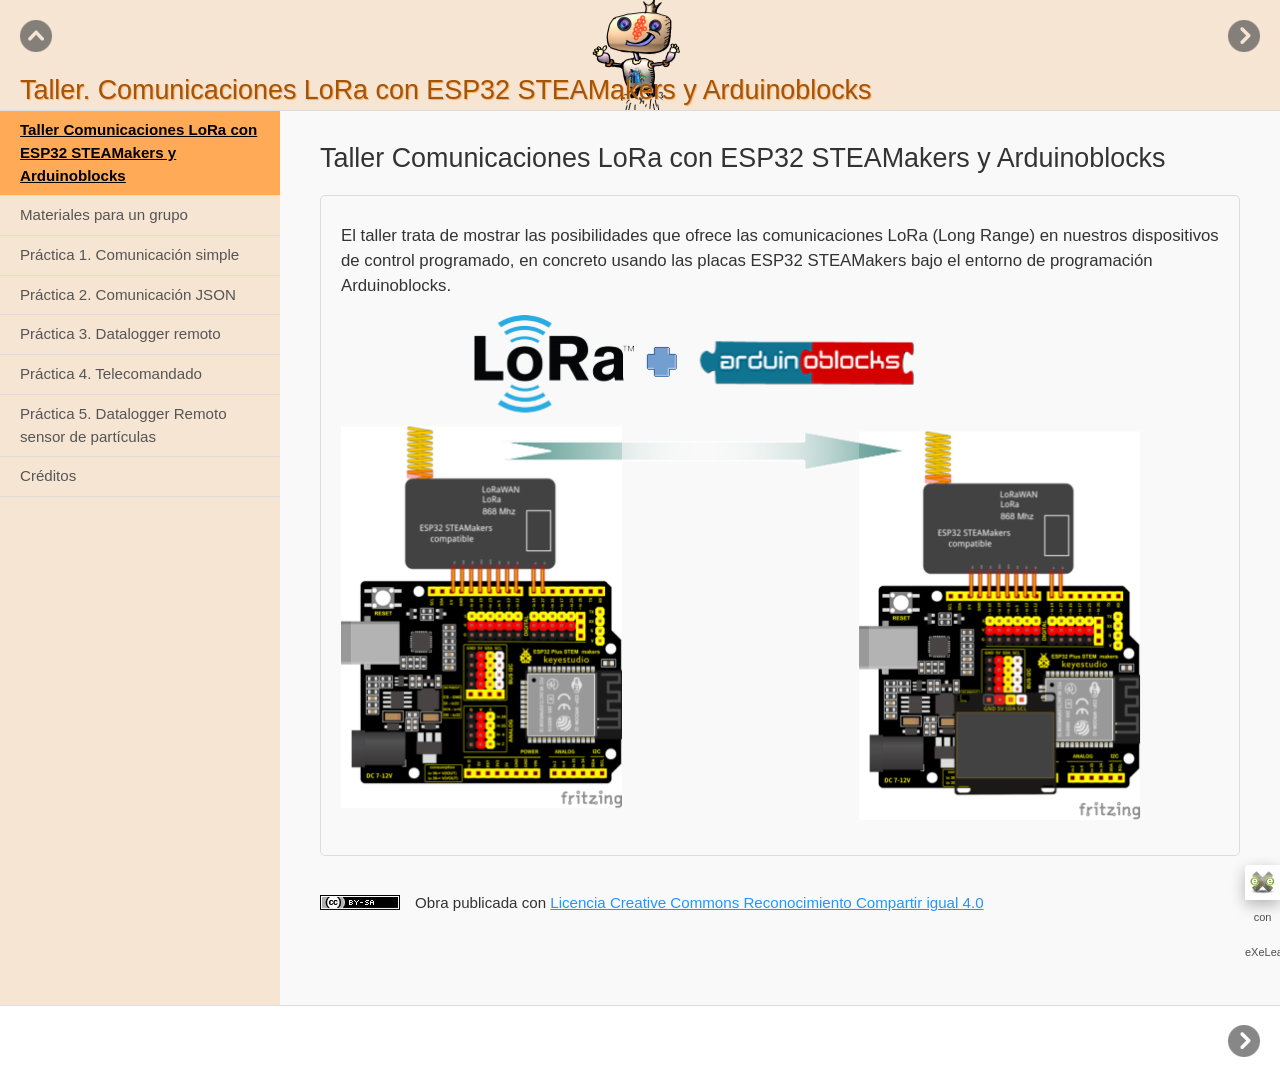
<file: index.html>
<!doctype html>
<html lang="es">
<head>
<link rel="stylesheet" type="text/css" href="base.css" />
<link rel="stylesheet" type="text/css" href="content.css" />
<link rel="stylesheet" type="text/css" href="nav.css" />
<meta http-equiv="content-type" content="text/html;  charset=utf-8" />
<title>Taller. Comunicaciones LoRa con ESP32 STEAMakers y Arduinoblocks </title>
<link rel="shortcut icon" href="favicon.ico" type="image/x-icon" />
<meta name="author" content="Pedro Ruiz Fernández" />
<link rel="license" type="text/html" href="http://creativecommons.org/licenses/by-sa/4.0/" />
<meta name="generator" content="eXeLearning 2.8.1 - exelearning.net" />
<!--[if lt IE 9]><script type="text/javascript" src="exe_html5.js"></script><![endif]-->
<script type="text/javascript" src="exe_jquery.js"></script>
<script type="text/javascript" src="common_i18n.js"></script>
<script type="text/javascript" src="common.js"></script>
<meta name="viewport" content="width=device-width, initial-scale=1" />
    </head>
<body class="exe-web-site" id="exe-node-0"><script type="text/javascript">document.body.className+=" js"</script>
<div id="content">
<p id="skipNav"><a href="#main" class="sr-av">Saltar la navegación</a></p>
<header id="header" ><div id="headerContent">Taller. Comunicaciones LoRa con ESP32 STEAMakers y Arduinoblocks</div></header>
<nav id="siteNav">
<ul>
   <li id="active"><a href="index.html" class="active daddy main-node">Taller Comunicaciones LoRa con ESP32 STEAMakers y Arduinoblocks</a></li>
   <li><a href="materiales_para_un_grupo.html" class="no-ch">Materiales para un grupo</a></li>
   <li><a href="prctica_1_comunicacin_simple.html" class="no-ch">Práctica 1. Comunicación simple</a></li>
   <li><a href="prctica_2_comunicacin_json.html" class="no-ch">Práctica 2. Comunicación JSON</a></li>
   <li><a href="prctica_3_datalogger_remoto.html" class="no-ch">Práctica 3. Datalogger remoto</a></li>
   <li><a href="prctica_4_telecomandado.html" class="no-ch">Práctica 4. Telecomandado</a></li>
   <li><a href="prctica_5_datalogger_remoto_sensor_de_partculas.html" class="no-ch">Práctica 5. Datalogger Remoto sensor de partículas</a></li>
   <li><a href="crditos.html" class="no-ch">Créditos</a></li>
</ul>
</nav>
<div id='topPagination'>
<nav class="pagination noprt">
<a href="materiales_para_un_grupo.html" class="next"><span>Siguiente<span> &raquo;</span></span></a>
</nav>
</div>
<div id="main-wrapper">
<section id="main">
<header id="nodeDecoration"><h1 id="nodeTitle">Taller Comunicaciones LoRa con ESP32 STEAMakers y Arduinoblocks</h1></header>
<article class="iDevice_wrapper textIdevice" id="id0">
<div class="iDevice emphasis0" >
<div id="ta0_120_2" class="block iDevice_content">
<div class="exe-text"><p>El taller trata de mostrar las posibilidades que ofrece las comunicaciones LoRa (Long Range) en nuestros dispositivos de control programado, en concreto usando las placas ESP32 STEAMakers bajo el entorno de programación Arduinoblocks.</p>
<p><img src="conexion_lora.png" alt="lora" title="lora" width="800" height="506" /></p></div>
</div>
</div>
</article>
<div id="packageLicense" class="cc cc-by-sa">
<p><span>Obra publicada con</span> <a rel="license" href="http://creativecommons.org/licenses/by-sa/4.0/">Licencia Creative Commons Reconocimiento Compartir igual 4.0</a></p>
</div>
</section>
</div>
<div id='bottomPagination'>
<nav class="pagination noprt">
<a href="materiales_para_un_grupo.html" class="next"><span>Siguiente<span> &raquo;</span></span></a>
</nav>
</div>
</div>
<p id="made-with-eXe"><a href="https://exelearning.net/" target="_blank" rel="noopener"><span>Creado con eXeLearning<span> (Ventana nueva)</span></span></a></p><script type="text/javascript" src="_style_js.js"></script></body></html>
</file>
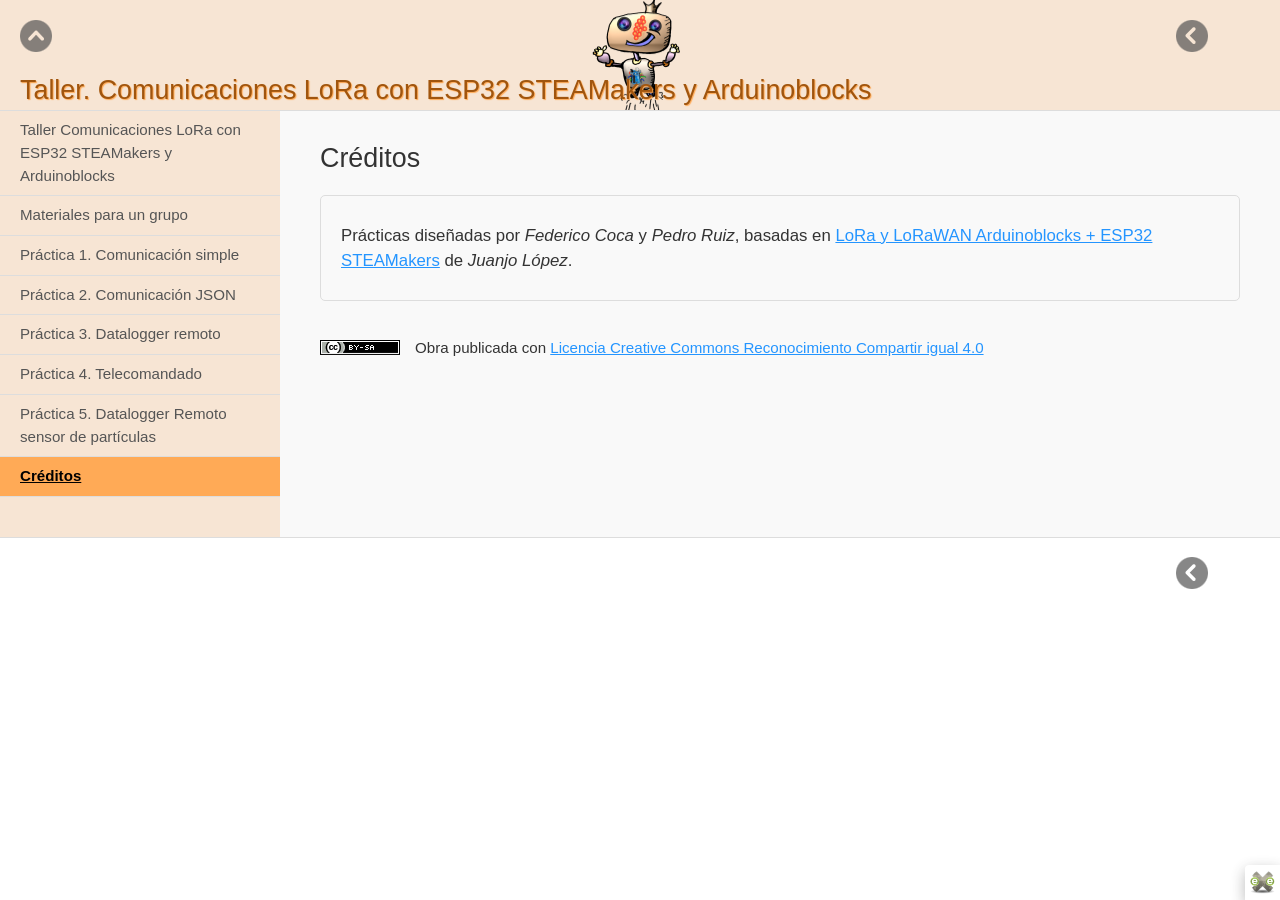
<file: crditos.html>
<!doctype html>
<html lang="es">
<head>
<link rel="stylesheet" type="text/css" href="base.css" />
<link rel="stylesheet" type="text/css" href="content.css" />
<link rel="stylesheet" type="text/css" href="nav.css" />
<meta http-equiv="content-type" content="text/html;  charset=utf-8" />
<title>Créditos | Taller. Comunicaciones LoRa con ESP32 STEAMakers y Arduinoblocks </title>
<link rel="shortcut icon" href="favicon.ico" type="image/x-icon" />
<meta name="author" content="Pedro Ruiz Fernández" />
<link rel="license" type="text/html" href="http://creativecommons.org/licenses/by-sa/4.0/" />
<meta name="generator" content="eXeLearning 2.8.1 - exelearning.net" />
<!--[if lt IE 9]><script type="text/javascript" src="exe_html5.js"></script><![endif]-->
<script type="text/javascript" src="exe_jquery.js"></script>
<script type="text/javascript" src="common_i18n.js"></script>
<script type="text/javascript" src="common.js"></script>
<meta name="viewport" content="width=device-width, initial-scale=1" />
    </head>
<body class="exe-web-site" id="exe-node-7"><script type="text/javascript">document.body.className+=" js"</script>
<div id="content">
<p id="skipNav"><a href="#main" class="sr-av">Saltar la navegación</a></p>
<header id="header" ><div id="headerContent">Taller. Comunicaciones LoRa con ESP32 STEAMakers y Arduinoblocks</div></header>
<nav id="siteNav">
<ul>
   <li><a href="index.html" class="daddy main-node">Taller Comunicaciones LoRa con ESP32 STEAMakers y Arduinoblocks</a></li>
   <li><a href="materiales_para_un_grupo.html" class="no-ch">Materiales para un grupo</a></li>
   <li><a href="prctica_1_comunicacin_simple.html" class="no-ch">Práctica 1. Comunicación simple</a></li>
   <li><a href="prctica_2_comunicacin_json.html" class="no-ch">Práctica 2. Comunicación JSON</a></li>
   <li><a href="prctica_3_datalogger_remoto.html" class="no-ch">Práctica 3. Datalogger remoto</a></li>
   <li><a href="prctica_4_telecomandado.html" class="no-ch">Práctica 4. Telecomandado</a></li>
   <li><a href="prctica_5_datalogger_remoto_sensor_de_partculas.html" class="no-ch">Práctica 5. Datalogger Remoto sensor de partículas</a></li>
   <li id="active"><a href="crditos.html" class="active no-ch">Créditos</a></li>
</ul>
</nav>
<div id='topPagination'>
<nav class="pagination noprt">
<a href="prctica_5_datalogger_remoto_sensor_de_partculas.html" class="prev"><span><span>&laquo; </span>Anterior</span></a>
</nav>
</div>
<div id="main-wrapper">
<section id="main">
<header id="nodeDecoration"><h1 id="nodeTitle">Créditos</h1></header>
<article class="iDevice_wrapper textIdevice" id="id9">
<div class="iDevice emphasis0" >
<div id="ta9_120_2" class="block iDevice_content">
<div class="exe-text"><p>Prácticas diseñadas por <em>Federico Coca</em> y <em>Pedro Ruiz</em>, basadas en <a href="https://drive.google.com/file/d/1tZecaEcz6yPZwbVpgCbpPG4LeU5A3kPs/view?pli=1" target="_blank" rel="noopener">LoRa y LoRaWAN Arduinoblocks + ESP32 STEAMakers</a> de <em>Juanjo López</em>.</p></div>
</div>
</div>
</article>
<div id="packageLicense" class="cc cc-by-sa">
<p><span>Obra publicada con</span> <a rel="license" href="http://creativecommons.org/licenses/by-sa/4.0/">Licencia Creative Commons Reconocimiento Compartir igual 4.0</a></p>
</div>
</section>
</div>
<div id='bottomPagination'>
<nav class="pagination noprt">
<a href="prctica_5_datalogger_remoto_sensor_de_partculas.html" class="prev"><span><span>&laquo; </span>Anterior</span></a>
</nav>
</div>
</div>
<p id="made-with-eXe"><a href="https://exelearning.net/" target="_blank" rel="noopener"><span>Creado con eXeLearning<span> (Ventana nueva)</span></span></a></p><script type="text/javascript" src="_style_js.js"></script></body></html>
</file>
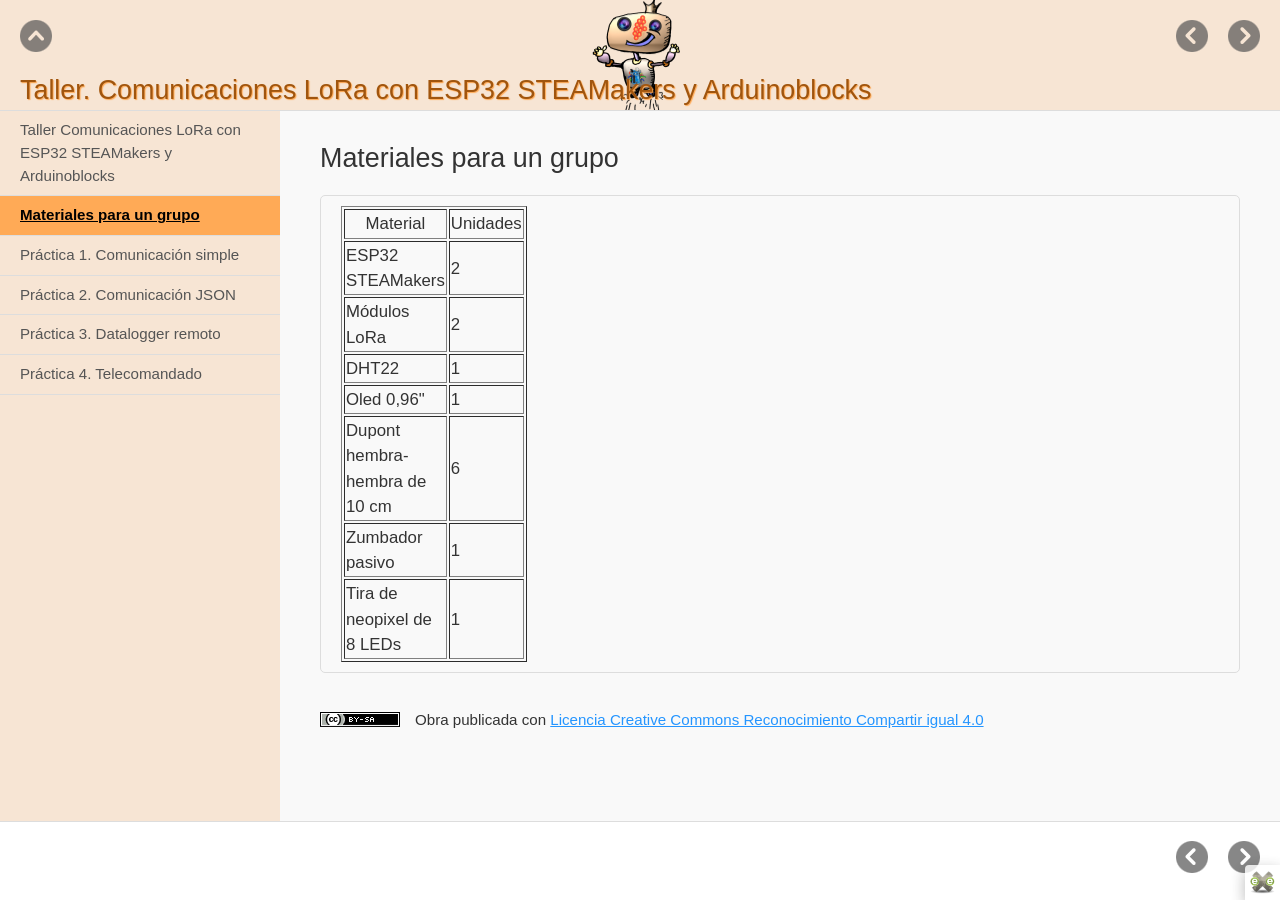
<file: materiales_para_un_grupo.html>
<!doctype html>
<html lang="es">
<head>
<link rel="stylesheet" type="text/css" href="base.css" />
<link rel="stylesheet" type="text/css" href="content.css" />
<link rel="stylesheet" type="text/css" href="nav.css" />
<meta http-equiv="content-type" content="text/html;  charset=utf-8" />
<title>Materiales para un grupo | Taller. Comunicaciones LoRa con ESP32 STEAMakers y Arduinoblocks </title>
<link rel="shortcut icon" href="favicon.ico" type="image/x-icon" />
<meta name="author" content="Pedro Ruiz Fernández" />
<link rel="license" type="text/html" href="http://creativecommons.org/licenses/by-sa/4.0/" />
<meta name="generator" content="eXeLearning 2.8.1 - exelearning.net" />
<!--[if lt IE 9]><script type="text/javascript" src="exe_html5.js"></script><![endif]-->
<script type="text/javascript" src="exe_jquery.js"></script>
<script type="text/javascript" src="common_i18n.js"></script>
<script type="text/javascript" src="common.js"></script>
<meta name="viewport" content="width=device-width, initial-scale=1" />
    </head>
<body class="exe-web-site" id="exe-node-1"><script type="text/javascript">document.body.className+=" js"</script>
<div id="content">
<p id="skipNav"><a href="#main" class="sr-av">Saltar la navegación</a></p>
<header id="header" ><div id="headerContent">Taller. Comunicaciones LoRa con ESP32 STEAMakers y Arduinoblocks</div></header>
<nav id="siteNav">
<ul>
   <li><a href="index.html" class="daddy main-node">Taller Comunicaciones LoRa con ESP32 STEAMakers y Arduinoblocks</a></li>
   <li id="active"><a href="materiales_para_un_grupo.html" class="active no-ch">Materiales para un grupo</a></li>
   <li><a href="prctica_1_comunicacin_simple.html" class="no-ch">Práctica 1. Comunicación simple</a></li>
   <li><a href="prctica_2_comunicacin_json.html" class="no-ch">Práctica 2. Comunicación JSON</a></li>
   <li><a href="prctica_3_datalogger_remoto.html" class="no-ch">Práctica 3. Datalogger remoto</a></li>
   <li><a href="prctica_4_telecomandado.html" class="no-ch">Práctica 4. Telecomandado</a></li>
</ul>
</nav>
<div id='topPagination'>
<nav class="pagination noprt">
<a href="index.html" class="prev"><span><span>&laquo; </span>Anterior</span></a> <span class="sep">| </span><a href="prctica_1_comunicacin_simple.html" class="next"><span>Siguiente<span> &raquo;</span></span></a>
</nav>
</div>
<div id="main-wrapper">
<section id="main">
<header id="nodeDecoration"><h1 id="nodeTitle">Materiales para un grupo</h1></header>
<article class="iDevice_wrapper textIdevice" id="id1">
<div class="iDevice emphasis0" >
<div id="ta1_121_2" class="block iDevice_content">
<div class="exe-text"><table style="width: 19.7907%; height: 92px;" border="1">
<tbody>
<tr style="height: 26px;">
<td style="width: 18.9359%; text-align: center; height: 26px;">Material</td>
<td style="width: 2.42131%; text-align: center; height: 26px;">Unidades</td>
</tr>
<tr style="height: 26px;">
<td style="width: 18.9359%; height: 26px;">ESP32 STEAMakers</td>
<td style="width: 2.42131%; height: 26px;">2</td>
</tr>
<tr style="height: 10px;">
<td style="width: 18.9359%; height: 10px;">Módulos LoRa</td>
<td style="width: 2.42131%; height: 10px;">2</td>
</tr>
<tr style="height: 10px;">
<td style="width: 18.9359%; height: 10px;">DHT22</td>
<td style="width: 2.42131%; height: 10px;">1</td>
</tr>
<tr style="height: 10px;">
<td style="width: 18.9359%; height: 10px;">Oled 0,96"</td>
<td style="width: 2.42131%; height: 10px;">1</td>
</tr>
<tr style="height: 10px;">
<td style="width: 18.9359%; height: 10px;">Dupont hembra-hembra de 10 cm</td>
<td style="width: 2.42131%; height: 10px;">6</td>
</tr>
<tr>
<td style="width: 18.9359%;">Zumbador pasivo</td>
<td style="width: 2.42131%;">1</td>
</tr>
<tr>
<td style="width: 18.9359%;">Tira de neopixel de 8 LEDs</td>
<td style="width: 2.42131%;">1</td>
</tr>
</tbody>
</table></div>
</div>
</div>
</article>
<div id="packageLicense" class="cc cc-by-sa">
<p><span>Obra publicada con</span> <a rel="license" href="http://creativecommons.org/licenses/by-sa/4.0/">Licencia Creative Commons Reconocimiento Compartir igual 4.0</a></p>
</div>
</section>
</div>
<div id='bottomPagination'>
<nav class="pagination noprt">
<a href="index.html" class="prev"><span><span>&laquo; </span>Anterior</span></a> <span class="sep">| </span><a href="prctica_1_comunicacin_simple.html" class="next"><span>Siguiente<span> &raquo;</span></span></a>
</nav>
</div>
</div>
<p id="made-with-eXe"><a href="https://exelearning.net/" target="_blank" rel="noopener"><span>Creado con eXeLearning<span> (Ventana nueva)</span></span></a></p><script type="text/javascript" src="_style_js.js"></script></body></html>
</file>
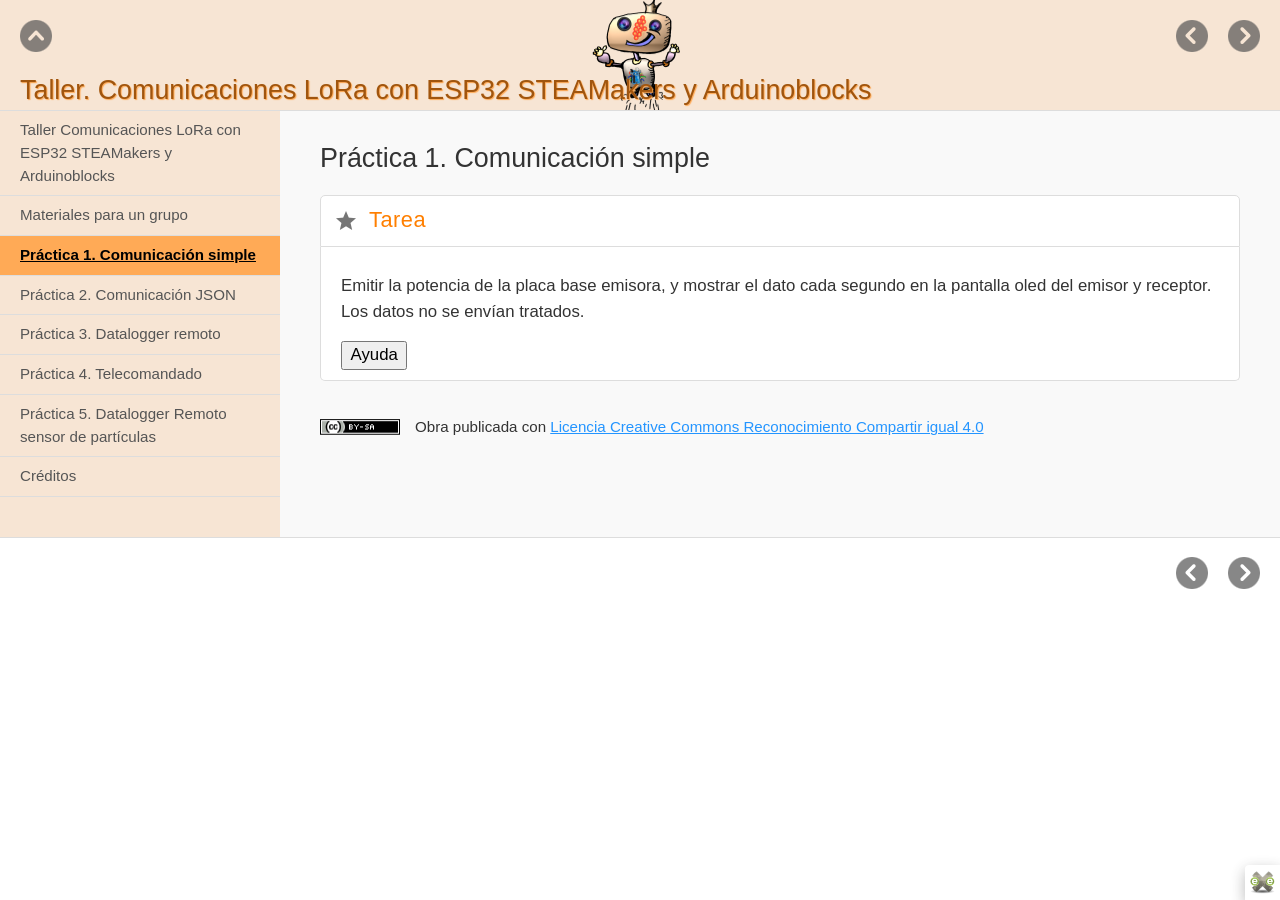
<file: prctica_1_comunicacin_simple.html>
<!doctype html>
<html lang="es">
<head>
<link rel="stylesheet" type="text/css" href="base.css" />
<link rel="stylesheet" type="text/css" href="content.css" />
<link rel="stylesheet" type="text/css" href="nav.css" />
<meta http-equiv="content-type" content="text/html;  charset=utf-8" />
<title>Práctica 1. Comunicación simple | Taller. Comunicaciones LoRa con ESP32 STEAMakers y Arduinoblocks </title>
<link rel="shortcut icon" href="favicon.ico" type="image/x-icon" />
<meta name="author" content="Pedro Ruiz Fernández" />
<link rel="license" type="text/html" href="http://creativecommons.org/licenses/by-sa/4.0/" />
<meta name="generator" content="eXeLearning 2.8.1 - exelearning.net" />
<!--[if lt IE 9]><script type="text/javascript" src="exe_html5.js"></script><![endif]-->
<script type="text/javascript" src="exe_jquery.js"></script>
<script type="text/javascript" src="common_i18n.js"></script>
<script type="text/javascript" src="common.js"></script>
<meta name="viewport" content="width=device-width, initial-scale=1" />
    </head>
<body class="exe-web-site" id="exe-node-2"><script type="text/javascript">document.body.className+=" js"</script>
<div id="content">
<p id="skipNav"><a href="#main" class="sr-av">Saltar la navegación</a></p>
<header id="header" ><div id="headerContent">Taller. Comunicaciones LoRa con ESP32 STEAMakers y Arduinoblocks</div></header>
<nav id="siteNav">
<ul>
   <li><a href="index.html" class="daddy main-node">Taller Comunicaciones LoRa con ESP32 STEAMakers y Arduinoblocks</a></li>
   <li><a href="materiales_para_un_grupo.html" class="no-ch">Materiales para un grupo</a></li>
   <li id="active"><a href="prctica_1_comunicacin_simple.html" class="active no-ch">Práctica 1. Comunicación simple</a></li>
   <li><a href="prctica_2_comunicacin_json.html" class="no-ch">Práctica 2. Comunicación JSON</a></li>
   <li><a href="prctica_3_datalogger_remoto.html" class="no-ch">Práctica 3. Datalogger remoto</a></li>
   <li><a href="prctica_4_telecomandado.html" class="no-ch">Práctica 4. Telecomandado</a></li>
   <li><a href="prctica_5_datalogger_remoto_sensor_de_partculas.html" class="no-ch">Práctica 5. Datalogger Remoto sensor de partículas</a></li>
   <li><a href="crditos.html" class="no-ch">Créditos</a></li>
</ul>
</nav>
<div id='topPagination'>
<nav class="pagination noprt">
<a href="materiales_para_un_grupo.html" class="prev"><span><span>&laquo; </span>Anterior</span></a> <span class="sep">| </span><a href="prctica_2_comunicacin_json.html" class="next"><span>Siguiente<span> &raquo;</span></span></a>
</nav>
</div>
<div id="main-wrapper">
<section id="main">
<header id="nodeDecoration"><h1 id="nodeTitle">Práctica 1. Comunicación simple</h1></header>
<article class="iDevice_wrapper pblIdevice em_iDevice em_iDevice_activity" id="id3">
<div class="iDevice emphasis1" >
<header class="iDevice_header"><h1 class="iDeviceTitle">Tarea</h1></header>
<div class="iDevice_inner">
<div class="iDevice_content_wrapper">
<div id="ta3_123_2" class="block iDevice_content">
<div class="pbl-task-description"><p>Emitir la potencia de la placa base emisora, y mostrar el dato cada segundo en la pantalla oled del emisor y receptor. Los datos no se envían tratados.</p></div><div class="iDevice_buttons feedback-button js-required"><input type="button" class="feedbackbutton" value="Ayuda" /></div><div class="feedback js-feedback js-hidden"><p>Conexionado emisor y receptor:</p>
<p><img src="esp32_lora_oled_bb.png" alt="lora oled" title="lora oled" width="507" height="700" /></p>
<p><a href="http://www.arduinoblocks.com/web/project/1571240" target="_blank" rel="noopener">Programa emisor</a>:</p>
<p><img src="arduinoblocks_p1e.png" alt="p1 e" title="p1 e" width="700" height="254" /></p>
<p><a href="http://www.arduinoblocks.com/web/project/1571246" target="_blank" rel="noopener">Programa receptor</a>:</p>
<p><img src="arduinoblocks_p1r.png" alt="p1 r" title="p1 r" width="700" height="680" /></p></div>
</div>
</div>
</div>
</div>
</article>
<div id="packageLicense" class="cc cc-by-sa">
<p><span>Obra publicada con</span> <a rel="license" href="http://creativecommons.org/licenses/by-sa/4.0/">Licencia Creative Commons Reconocimiento Compartir igual 4.0</a></p>
</div>
</section>
</div>
<div id='bottomPagination'>
<nav class="pagination noprt">
<a href="materiales_para_un_grupo.html" class="prev"><span><span>&laquo; </span>Anterior</span></a> <span class="sep">| </span><a href="prctica_2_comunicacin_json.html" class="next"><span>Siguiente<span> &raquo;</span></span></a>
</nav>
</div>
</div>
<p id="made-with-eXe"><a href="https://exelearning.net/" target="_blank" rel="noopener"><span>Creado con eXeLearning<span> (Ventana nueva)</span></span></a></p><script type="text/javascript" src="_style_js.js"></script></body></html>
</file>
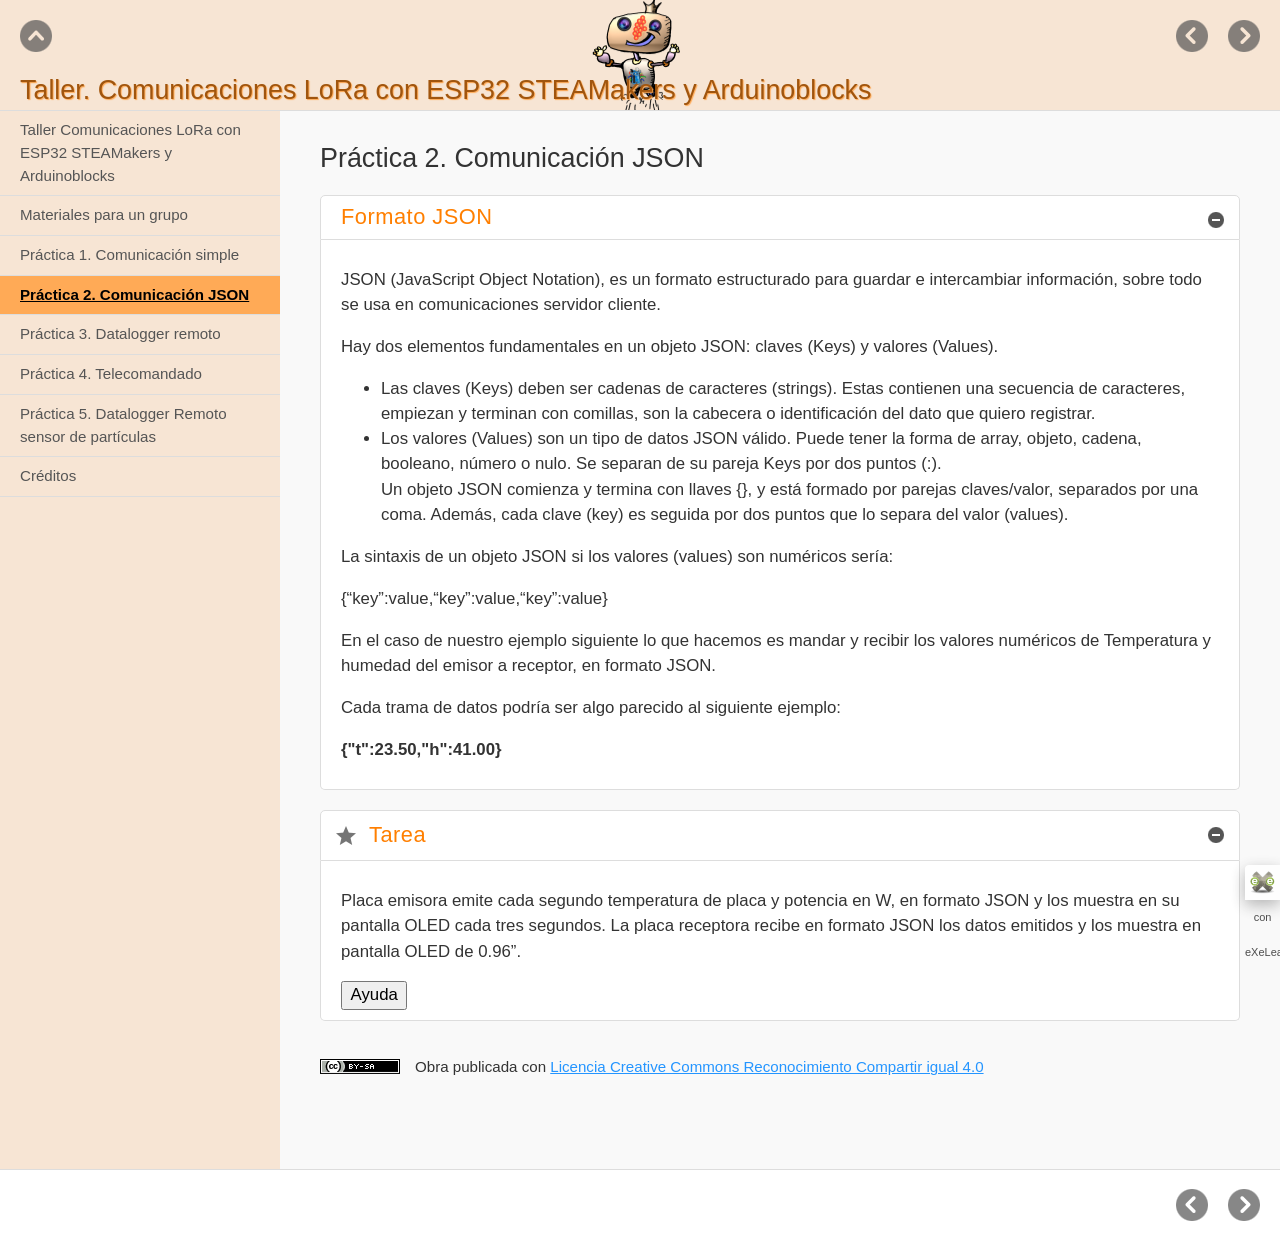
<file: prctica_2_comunicacin_json.html>
<!doctype html>
<html lang="es">
<head>
<link rel="stylesheet" type="text/css" href="base.css" />
<link rel="stylesheet" type="text/css" href="content.css" />
<link rel="stylesheet" type="text/css" href="nav.css" />
<meta http-equiv="content-type" content="text/html;  charset=utf-8" />
<title>Práctica 2. Comunicación JSON | Taller. Comunicaciones LoRa con ESP32 STEAMakers y Arduinoblocks </title>
<link rel="shortcut icon" href="favicon.ico" type="image/x-icon" />
<meta name="author" content="Pedro Ruiz Fernández" />
<link rel="license" type="text/html" href="http://creativecommons.org/licenses/by-sa/4.0/" />
<meta name="generator" content="eXeLearning 2.8.1 - exelearning.net" />
<!--[if lt IE 9]><script type="text/javascript" src="exe_html5.js"></script><![endif]-->
<script type="text/javascript" src="exe_jquery.js"></script>
<script type="text/javascript" src="common_i18n.js"></script>
<script type="text/javascript" src="common.js"></script>
<meta name="viewport" content="width=device-width, initial-scale=1" />
    </head>
<body class="exe-web-site" id="exe-node-3"><script type="text/javascript">document.body.className+=" js"</script>
<div id="content">
<p id="skipNav"><a href="#main" class="sr-av">Saltar la navegación</a></p>
<header id="header" ><div id="headerContent">Taller. Comunicaciones LoRa con ESP32 STEAMakers y Arduinoblocks</div></header>
<nav id="siteNav">
<ul>
   <li><a href="index.html" class="daddy main-node">Taller Comunicaciones LoRa con ESP32 STEAMakers y Arduinoblocks</a></li>
   <li><a href="materiales_para_un_grupo.html" class="no-ch">Materiales para un grupo</a></li>
   <li><a href="prctica_1_comunicacin_simple.html" class="no-ch">Práctica 1. Comunicación simple</a></li>
   <li id="active"><a href="prctica_2_comunicacin_json.html" class="active no-ch">Práctica 2. Comunicación JSON</a></li>
   <li><a href="prctica_3_datalogger_remoto.html" class="no-ch">Práctica 3. Datalogger remoto</a></li>
   <li><a href="prctica_4_telecomandado.html" class="no-ch">Práctica 4. Telecomandado</a></li>
   <li><a href="prctica_5_datalogger_remoto_sensor_de_partculas.html" class="no-ch">Práctica 5. Datalogger Remoto sensor de partículas</a></li>
   <li><a href="crditos.html" class="no-ch">Créditos</a></li>
</ul>
</nav>
<div id='topPagination'>
<nav class="pagination noprt">
<a href="prctica_1_comunicacin_simple.html" class="prev"><span><span>&laquo; </span>Anterior</span></a> <span class="sep">| </span><a href="prctica_3_datalogger_remoto.html" class="next"><span>Siguiente<span> &raquo;</span></span></a>
</nav>
</div>
<div id="main-wrapper">
<section id="main">
<header id="nodeDecoration"><h1 id="nodeTitle">Práctica 2. Comunicación JSON</h1></header>
<article class="iDevice_wrapper textIdevice em_iDevice" id="id7">
<div class="iDevice emphasis1" >
<header class="iDevice_header iDevice_header_noIcon"><h1 class="iDeviceTitle">Formato JSON</h1></header>
<div class="iDevice_inner">
<div class="iDevice_content_wrapper">
<div id="ta7_120_2" class="block iDevice_content">
<div class="exe-text"><p>JSON (JavaScript Object Notation), es un formato estructurado para guardar e intercambiar información, sobre todo se usa en comunicaciones servidor cliente.</p>
<p>Hay dos elementos fundamentales en un objeto JSON: claves (Keys) y valores (Values).</p>
<ul>
<li>Las claves (Keys) deben ser cadenas de caracteres (strings). Estas contienen una secuencia de caracteres, empiezan y terminan con comillas, son la cabecera o identificación del dato que quiero registrar.</li>
<li>Los valores (Values) son un tipo de datos JSON válido. Puede tener la forma de array, objeto, cadena, booleano, número o nulo. Se separan de su pareja Keys por dos puntos (:).<br />Un objeto JSON comienza y termina con llaves {}, y está formado por parejas claves/valor, separados por una coma. Además, cada clave (key) es seguida por dos puntos que lo separa del valor (values).</li>
</ul>
<p>La sintaxis de un objeto JSON si los valores (values) son numéricos sería:</p>
<p>{“key”:value,“key”:value,“key”:value}</p>
<p>En el caso de nuestro ejemplo siguiente lo que hacemos es mandar y recibir los valores numéricos de Temperatura y humedad del emisor a receptor, en formato JSON.</p>
<p>Cada trama de datos podría ser algo parecido al siguiente ejemplo:</p>
<p><strong>{"t":23.50,"h":41.00}</strong></p></div>
</div>
</div>
</div>
</div>
</article>
<article class="iDevice_wrapper pblIdevice em_iDevice em_iDevice_activity" id="id4">
<div class="iDevice emphasis1" >
<header class="iDevice_header"><h1 class="iDeviceTitle">Tarea</h1></header>
<div class="iDevice_inner">
<div class="iDevice_content_wrapper">
<div id="ta4_120_2" class="block iDevice_content">
<div class="pbl-task-description"><p>Placa emisora emite cada segundo temperatura de placa y potencia en W, en formato JSON y los muestra en su pantalla OLED cada tres segundos. La placa receptora recibe en formato JSON los datos emitidos y los muestra en pantalla OLED de 0.96”.</p></div><div class="iDevice_buttons feedback-button js-required"><input type="button" class="feedbackbutton" value="Ayuda" /></div><div class="feedback js-feedback js-hidden"><p>Conexionado emisor y receptor:</p>
<p><img src="esp32_lora_oled_bb.png" alt="lora oled" title="lora oled" width="507" height="700" /></p>
<p><a href="http://www.arduinoblocks.com/web/project/1571262" target="_blank" rel="noopener">Programa emisor</a>:</p>
<p><img src="arduinoblocks_p2e.png" alt="p2 e" title="p2 e" width="700" height="513" /></p>
<p><a href="http://www.arduinoblocks.com/web/project/1571277" target="_blank" rel="noopener">Programa receptor JSON sin tratar</a>:</p>
<p><img src="arduinoblocks_p2r_a.png" alt="p2 ra" title="p2 ra" width="700" height="663" /></p>
<p><a href="http://www.arduinoblocks.com/web/project/1571283" target="_blank" rel="noopener">Programa receptor JSON tratado</a>:</p>
<p><img src="arduinoblocks_p2r_b.png" alt="p2 rb" title="p2 rb" width="700" height="544" /></p></div>
</div>
</div>
</div>
</div>
</article>
<div id="packageLicense" class="cc cc-by-sa">
<p><span>Obra publicada con</span> <a rel="license" href="http://creativecommons.org/licenses/by-sa/4.0/">Licencia Creative Commons Reconocimiento Compartir igual 4.0</a></p>
</div>
</section>
</div>
<div id='bottomPagination'>
<nav class="pagination noprt">
<a href="prctica_1_comunicacin_simple.html" class="prev"><span><span>&laquo; </span>Anterior</span></a> <span class="sep">| </span><a href="prctica_3_datalogger_remoto.html" class="next"><span>Siguiente<span> &raquo;</span></span></a>
</nav>
</div>
</div>
<p id="made-with-eXe"><a href="https://exelearning.net/" target="_blank" rel="noopener"><span>Creado con eXeLearning<span> (Ventana nueva)</span></span></a></p><script type="text/javascript" src="_style_js.js"></script></body></html>
</file>
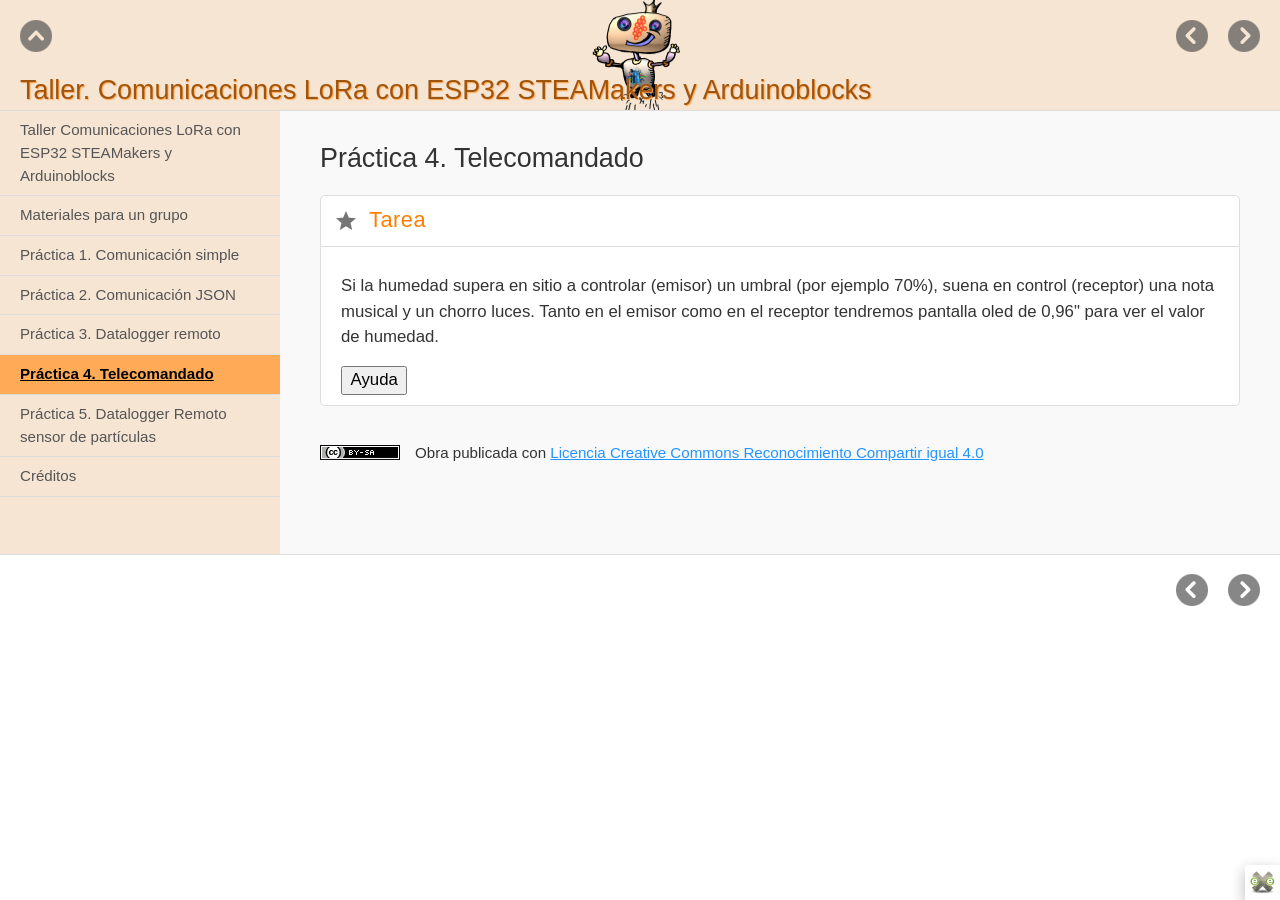
<file: prctica_4_telecomandado.html>
<!doctype html>
<html lang="es">
<head>
<link rel="stylesheet" type="text/css" href="base.css" />
<link rel="stylesheet" type="text/css" href="content.css" />
<link rel="stylesheet" type="text/css" href="nav.css" />
<meta http-equiv="content-type" content="text/html;  charset=utf-8" />
<title>Práctica 4. Telecomandado | Taller. Comunicaciones LoRa con ESP32 STEAMakers y Arduinoblocks </title>
<link rel="shortcut icon" href="favicon.ico" type="image/x-icon" />
<meta name="author" content="Pedro Ruiz Fernández" />
<link rel="license" type="text/html" href="http://creativecommons.org/licenses/by-sa/4.0/" />
<meta name="generator" content="eXeLearning 2.8.1 - exelearning.net" />
<!--[if lt IE 9]><script type="text/javascript" src="exe_html5.js"></script><![endif]-->
<script type="text/javascript" src="exe_jquery.js"></script>
<script type="text/javascript" src="common_i18n.js"></script>
<script type="text/javascript" src="common.js"></script>
<meta name="viewport" content="width=device-width, initial-scale=1" />
    </head>
<body class="exe-web-site" id="exe-node-5"><script type="text/javascript">document.body.className+=" js"</script>
<div id="content">
<p id="skipNav"><a href="#main" class="sr-av">Saltar la navegación</a></p>
<header id="header" ><div id="headerContent">Taller. Comunicaciones LoRa con ESP32 STEAMakers y Arduinoblocks</div></header>
<nav id="siteNav">
<ul>
   <li><a href="index.html" class="daddy main-node">Taller Comunicaciones LoRa con ESP32 STEAMakers y Arduinoblocks</a></li>
   <li><a href="materiales_para_un_grupo.html" class="no-ch">Materiales para un grupo</a></li>
   <li><a href="prctica_1_comunicacin_simple.html" class="no-ch">Práctica 1. Comunicación simple</a></li>
   <li><a href="prctica_2_comunicacin_json.html" class="no-ch">Práctica 2. Comunicación JSON</a></li>
   <li><a href="prctica_3_datalogger_remoto.html" class="no-ch">Práctica 3. Datalogger remoto</a></li>
   <li id="active"><a href="prctica_4_telecomandado.html" class="active no-ch">Práctica 4. Telecomandado</a></li>
   <li><a href="prctica_5_datalogger_remoto_sensor_de_partculas.html" class="no-ch">Práctica 5. Datalogger Remoto sensor de partículas</a></li>
   <li><a href="crditos.html" class="no-ch">Créditos</a></li>
</ul>
</nav>
<div id='topPagination'>
<nav class="pagination noprt">
<a href="prctica_3_datalogger_remoto.html" class="prev"><span><span>&laquo; </span>Anterior</span></a> <span class="sep">| </span><a href="prctica_5_datalogger_remoto_sensor_de_partculas.html" class="next"><span>Siguiente<span> &raquo;</span></span></a>
</nav>
</div>
<div id="main-wrapper">
<section id="main">
<header id="nodeDecoration"><h1 id="nodeTitle">Práctica 4. Telecomandado</h1></header>
<article class="iDevice_wrapper pblIdevice em_iDevice em_iDevice_activity" id="id6">
<div class="iDevice emphasis1" >
<header class="iDevice_header"><h1 class="iDeviceTitle">Tarea</h1></header>
<div class="iDevice_inner">
<div class="iDevice_content_wrapper">
<div id="ta6_121_2" class="block iDevice_content">
<div class="pbl-task-description"><p>Si la humedad supera en sitio a controlar (emisor) un umbral (por ejemplo 70%), suena en control (receptor) una nota musical y un chorro luces. Tanto en el emisor como en el receptor tendremos pantalla oled de 0,96" para ver el valor de humedad.</p></div><div class="iDevice_buttons feedback-button js-required"><input type="button" class="feedbackbutton" value="Ayuda" /></div><div class="feedback js-feedback js-hidden"><p>Conexionado Emisor:</p>
<p><img src="esp32_oled_dht22_bb.png" alt="lora dht22 oled" title="lora dht22 oled" width="700" height="633" /></p>
<p><a href="http://www.arduinoblocks.com/web/project/1599407" target="_blank" rel="noopener">Programa emisor</a>:</p>
<p><img src="arduinoblocks_p4e.png" alt="p4 e" title="p4 e" width="700" height="545" /></p>
<p>Conexionado receptor:</p>
<p><img src="esp32_lora_buzzer_neopixel_oled_bb.png" alt="lora buzzer neopixel" title="lora buzzer neopixel" width="594" height="700" /></p>
<p><a href="http://www.arduinoblocks.com/web/project/1599408" target="_blank" rel="noopener">Programa receptor</a>:</p>
<p><img src="arduinoblocks_p4r.png" alt="p4 r" title="p4 r" width="800" height="454" /></p></div>
</div>
</div>
</div>
</div>
</article>
<div id="packageLicense" class="cc cc-by-sa">
<p><span>Obra publicada con</span> <a rel="license" href="http://creativecommons.org/licenses/by-sa/4.0/">Licencia Creative Commons Reconocimiento Compartir igual 4.0</a></p>
</div>
</section>
</div>
<div id='bottomPagination'>
<nav class="pagination noprt">
<a href="prctica_3_datalogger_remoto.html" class="prev"><span><span>&laquo; </span>Anterior</span></a> <span class="sep">| </span><a href="prctica_5_datalogger_remoto_sensor_de_partculas.html" class="next"><span>Siguiente<span> &raquo;</span></span></a>
</nav>
</div>
</div>
<p id="made-with-eXe"><a href="https://exelearning.net/" target="_blank" rel="noopener"><span>Creado con eXeLearning<span> (Ventana nueva)</span></span></a></p><script type="text/javascript" src="_style_js.js"></script></body></html>
</file>
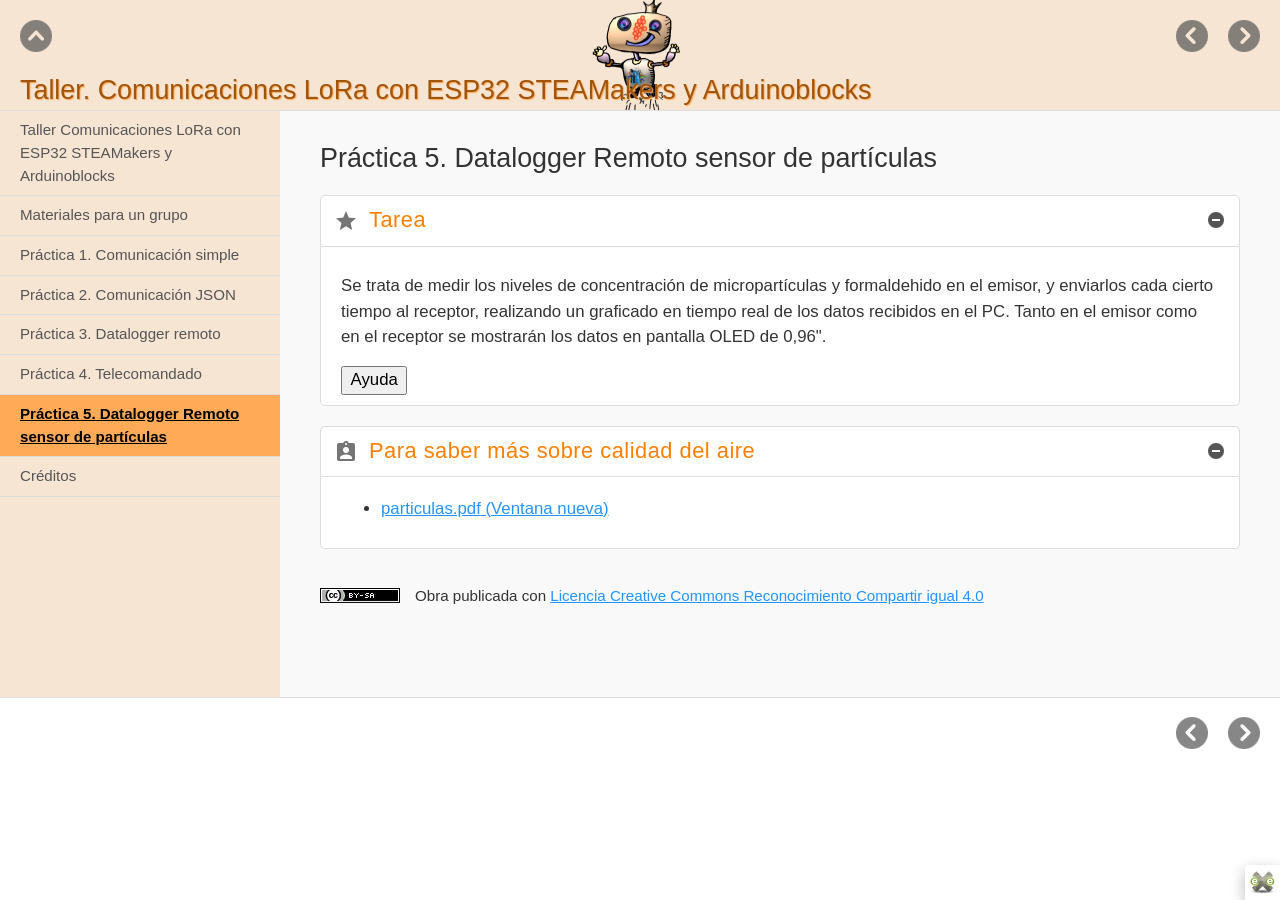
<file: prctica_5_datalogger_remoto_sensor_de_partculas.html>
<!doctype html>
<html lang="es">
<head>
<link rel="stylesheet" type="text/css" href="base.css" />
<link rel="stylesheet" type="text/css" href="content.css" />
<link rel="stylesheet" type="text/css" href="nav.css" />
<meta http-equiv="content-type" content="text/html;  charset=utf-8" />
<title>Práctica 5. Datalogger Remoto sensor de partículas | Taller. Comunicaciones LoRa con ESP32 STEAMakers y Arduinoblocks </title>
<link rel="shortcut icon" href="favicon.ico" type="image/x-icon" />
<meta name="author" content="Pedro Ruiz Fernández" />
<link rel="license" type="text/html" href="http://creativecommons.org/licenses/by-sa/4.0/" />
<meta name="generator" content="eXeLearning 2.8.1 - exelearning.net" />
<!--[if lt IE 9]><script type="text/javascript" src="exe_html5.js"></script><![endif]-->
<script type="text/javascript" src="exe_jquery.js"></script>
<script type="text/javascript" src="common_i18n.js"></script>
<script type="text/javascript" src="common.js"></script>
<meta name="viewport" content="width=device-width, initial-scale=1" />
    </head>
<body class="exe-web-site" id="exe-node-6"><script type="text/javascript">document.body.className+=" js"</script>
<div id="content">
<p id="skipNav"><a href="#main" class="sr-av">Saltar la navegación</a></p>
<header id="header" ><div id="headerContent">Taller. Comunicaciones LoRa con ESP32 STEAMakers y Arduinoblocks</div></header>
<nav id="siteNav">
<ul>
   <li><a href="index.html" class="daddy main-node">Taller Comunicaciones LoRa con ESP32 STEAMakers y Arduinoblocks</a></li>
   <li><a href="materiales_para_un_grupo.html" class="no-ch">Materiales para un grupo</a></li>
   <li><a href="prctica_1_comunicacin_simple.html" class="no-ch">Práctica 1. Comunicación simple</a></li>
   <li><a href="prctica_2_comunicacin_json.html" class="no-ch">Práctica 2. Comunicación JSON</a></li>
   <li><a href="prctica_3_datalogger_remoto.html" class="no-ch">Práctica 3. Datalogger remoto</a></li>
   <li><a href="prctica_4_telecomandado.html" class="no-ch">Práctica 4. Telecomandado</a></li>
   <li id="active"><a href="prctica_5_datalogger_remoto_sensor_de_partculas.html" class="active no-ch">Práctica 5. Datalogger Remoto sensor de partículas</a></li>
   <li><a href="crditos.html" class="no-ch">Créditos</a></li>
</ul>
</nav>
<div id='topPagination'>
<nav class="pagination noprt">
<a href="prctica_4_telecomandado.html" class="prev"><span><span>&laquo; </span>Anterior</span></a> <span class="sep">| </span><a href="crditos.html" class="next"><span>Siguiente<span> &raquo;</span></span></a>
</nav>
</div>
<div id="main-wrapper">
<section id="main">
<header id="nodeDecoration"><h1 id="nodeTitle">Práctica 5. Datalogger Remoto sensor de partículas</h1></header>
<article class="iDevice_wrapper pblIdevice em_iDevice em_iDevice_activity" id="id8">
<div class="iDevice emphasis1" >
<header class="iDevice_header"><h1 class="iDeviceTitle">Tarea</h1></header>
<div class="iDevice_inner">
<div class="iDevice_content_wrapper">
<div id="ta8_120_2" class="block iDevice_content">
<div class="pbl-task-description"><p>Se trata de medir los niveles de concentración de micropartículas y formaldehido en el emisor, y enviarlos cada cierto tiempo al receptor, realizando un graficado en tiempo real de los datos recibidos en el PC. Tanto en el emisor como en el receptor se mostrarán los datos en pantalla OLED de 0,96".</p></div><div class="iDevice_buttons feedback-button js-required"><input type="button" class="feedbackbutton" value="Ayuda" /></div><div class="feedback js-feedback js-hidden"><p>Conexionado emisor:</p>
<p><img src="lora_lcd_sensor_particulas.png" alt="lora oled particulas" title="lora oled particulas" width="592" height="700" /></p>
<p><a href="http://www.arduinoblocks.com/web/project/1583229" target="_blank" rel="noopener">Programa emisor</a>:</p>
<p><img src="arduinoblocks_p5e.png" alt="p5 e" title="p5 e" width="700" height="370" /></p>
<p>Conexionado receptor:</p>
<p><img src="esp32_lora_oled_bb.png" alt="lora oled" title="lora oled" width="507" height="700" /></p>
<p><a href="http://www.arduinoblocks.com/web/project/1583231" target="_blank" rel="noopener">Programa receptor</a>:</p>
<p><img src="arduinoblocks_p5r.png" alt="p5 r" title="p5 r" width="700" height="422" /></p></div>
</div>
</div>
</div>
</div>
</article>
<article class="iDevice_wrapper FileAttachIdeviceInc em_iDevice em_iDevice_assignment" id="id11">
<div class="iDevice emphasis1" >
<header class="iDevice_header" style="background-image:url(icon_assignment.png)"><h1 class="iDeviceTitle">Para saber más sobre calidad del aire</h1></header>
<div class="iDevice_inner">
<div class="iDevice_content_wrapper">
<div id="ta11_82" class="block iDevice_content">

</div>
<ul class='exeFileList'><li><a href='particulas.pdf' target='_blank'>particulas.pdf<span> (Ventana nueva)</span></a></li>
</ul></div>
</div>
</div>
</article>
<div id="packageLicense" class="cc cc-by-sa">
<p><span>Obra publicada con</span> <a rel="license" href="http://creativecommons.org/licenses/by-sa/4.0/">Licencia Creative Commons Reconocimiento Compartir igual 4.0</a></p>
</div>
</section>
</div>
<div id='bottomPagination'>
<nav class="pagination noprt">
<a href="prctica_4_telecomandado.html" class="prev"><span><span>&laquo; </span>Anterior</span></a> <span class="sep">| </span><a href="crditos.html" class="next"><span>Siguiente<span> &raquo;</span></span></a>
</nav>
</div>
</div>
<p id="made-with-eXe"><a href="https://exelearning.net/" target="_blank" rel="noopener"><span>Creado con eXeLearning<span> (Ventana nueva)</span></span></a></p><script type="text/javascript" src="_style_js.js"></script></body></html>
</file>
<file: base.css>
/*
eXe
Copyright 2004-2006, University of Auckland
Copyright 2004-2007 eXe Project, New Zealand Tertiary Education Commission
base style sheet for all themes
*/
body{margin:0;padding:0 10px 10px 10px;font-family:arial,verdana,helvetica,sans-serif;font-size:.8em}#header{text-align:left;height:50px;padding-left:20px;font-size:2.2em;font-weight:bold}a{text-decoration:none}a:hover,a:focus{text-decoration:underline}img.submit,img.help,img.info,img.gallery{border:0}li{list-style-position:inside}#nodeDecoration{padding:.1em;border-bottom:0;text-align:right}.block,.feedback{display:block;padding-top:.25em;padding-bottom:.25em}.feedback{font-family:times,serif;font-size:120%}.feedback-button p{margin:0}.emphasis0{padding-left:0;margin:0}.iDeviceTitle{font-weight:bold;position:relative;top:-18px}input.feedbackbutton{margin-top:10px;margin-bottom:10px}.popupDiv{background-color:#EDEFF0;border:2px solid #607489;padding:0 4px 4px 4px;margin-left:15px;text-align:left;z-index:99;border-radius:3px}.popupDivLabel{text-align:center;font:message-box;font-weight:bold;color:#fff;cursor:move;margin:0 -4px;background-image:url(popup_bg.gif)}@media print{.feedback{display:block!important}.feedback.iDevice_solution a{text-decoration:none;color:inherit}.iDevice_solution li span{display:none}div.node,article.node{page-break-after:always}.external-iframe{display:none}.external-iframe-src{display:block!important;margin:2em 0;font-size:.95em;text-align:center}#made-with-eXe{display:none}}.external-iframe{border:0}.iDevice a,#siteFooter a,#packageLicense a,.toggle-idevice a{text-decoration:underline}.iDevice a:hover,#siteFooter a:hover,#packageLicense a:hover,.toggle-idevice a:hover{text-decoration:none}.pre-code{background:#112C4A;color:#E7ECF1;font-family:Monaco,Courier,monospace;border-radius:9px;font-size:12px;margin:2em 1em;overflow:auto;padding:20px}.iDevice_content{position:relative;max-width:100%}.exe-epub3 .iDevice_content{position:static}.iDevice_header{background-position:0 50%;background-repeat:no-repeat}.iDevice_header.iDevice_header_noIcon{background-image:none;padding:5px 0}.TrueFalseIdevice label{white-space:nowrap;margin-right:1em;line-height:1.7em}.exe-dl{margin-bottom:2em;margin-left:1.5em}.exe-dl dt{font-weight:bold}.exe-dl dd{margin:1em 1.5em}.js .exe-dl dt{margin:1.2em 0 0 0}.exe-dl dt a{text-decoration:underline}.exe-dl .icon{font-family:Arial,sans-serif;display:block;width:20px;height:20px;font-size:16px;margin-right:1em;line-height:20px;text-align:center;float:left;border-radius:2px;position:relative}@media all and (min-width:1px){.exe-dl dt a{align-items:center;display:flex;text-decoration:none}.exe-dl .icon{height:18px;line-height:18px;width:18px;padding:1px;font:18px monospace;font-weight:bold;display:flex;justify-content:center;align-items:center}}.exe-dl-toggler{height:20px;margin:1.5em}.exe-dl-toggler a{margin-left:0;font-weight:bold}.js .exe-dl dd{display:none;padding-left:0;margin:1em 1em 1em 37px}.exe-math{display:block;margin:2em 0}.exe-math,.MathJax_Display{text-align:left!important}.exe-math.position-center,.position-center .MathJax_Display,[style*="text-align: center"] .MathJax_Display{text-align:center!important}.exe-math.position-right,.position-right .MathJax_Display,[style*="text-align: right"] .MathJax_Display{text-align:right!important}.js .show-image .exe-math-code,.js .show-code .exe-math-img{display:none}.exe-math-links{font-size:.85em}.exe-math-inline{display:inline;margin:0 .1em!important}.exe-figure{margin:2em 0;max-width:100%}.position-center{margin:2em auto}.position-right{margin:2em 0 2em auto}.float-left{float:left;margin:.5em 1.5em 1em 0}.float-right{float:right;margin:.5em 0 1em 2em}.figcaption{padding-top:.2em}.figcaption.header{padding-top:0;padding-bottom:.2em}.exe-layout-2-cols,.exe-layout-3-cols{width:100%}.exe-layout-2-cols .exe-col{float:left;width:49%}.exe-layout-2-cols .exe-col-1{padding-right:1%}.exe-layout-2-cols .exe-col-2{padding-left:1%}.exe-layout-2-30-70 .exe-col{width:69%}.exe-layout-2-30-70 .exe-col-1{width:29%}.exe-layout-2-70-30 .exe-col{width:29%}.exe-layout-2-70-30 .exe-col-1{width:69%}.exe-layout-3-cols .exe-col{float:left;width:32%}.exe-layout-3-cols .exe-col-1,.exe-layout-3-cols .exe-col-2{padding-right:2%}.exe-block-warning{background:#FCF8E3;color:#796034;border:1px solid #FAEBCC;padding:0 1em;border-radius:4px}p.exe-block-warning{padding:1em}.exe-block-alert{background:#ffc;color:#855000;border:1px solid #FFF099;padding:0 1em;border-radius:4px}p.exe-block-alert{padding:1em}.exe-block-danger{background:#FEF0EF;color:#973C3B;border:1px solid #F3DADD;padding:0 1em;border-radius:4px}p.exe-block-danger{padding:1em}.exe-block-info{background:#E1F1F9;color:#2B627D;border:1px solid #C9EDF4;padding:0 1em;border-radius:4px}p.exe-block-info{padding:1em}.exe-block-success{background:#E5F3E0;color:#336634;border:1px solid #DEEDD1;padding:0 1em;border-radius:4px}p.exe-block-success{padding:1em}.exe-block-warning a{color:#4F360A}.exe-block-alert a{color:#5B2600}.exe-block-danger a{color:#6D1211}.exe-block-info a{color:#063853}.exe-block-success a{color:#093C0A}div.exe-block-warning,div.exe-block-alert,div.exe-block-danger,div.exe-block-info,div.exe-block-success{margin:1em 0}.js a.exe-enlarge{position:relative;display:block}.exe-enlarge-icon{display:none;width:30px;height:30px;position:absolute;top:50%;left:50%;margin:-15px 0 0 -15px;border-radius:15px;background:#333;z-index:10;box-shadow:0 0 7px 0 #DDD}.exe-enlarge-icon b{width:30px;height:30px;line-height:30px;text-align:center;display:block;font-size:1.3em;color:#FFF}.exe-enlarge-icon b:before{content:"+"}.js a.exe-enlarge:hover img,.js a.exe-enlarge:focus img{opacity:.7;filter:alpha(opacity=70)}a.exe-enlarge:hover .exe-enlarge-icon,a.exe-enlarge:focus .exe-enlarge-icon{display:block;*display:none}.exe-clear{overflow:auto}.toggle-idevice,.exe-hidden,.js-required,.js .js-hidden,.exe-mindmap-code{display:none}.js .js-required{display:block}#packageLicense{text-align:center}.js #main .iDevice_hint_title{font-size:1em;margin-top:0;font-weight:normal;*margin-top:1em}.iDevice_hint{margin-bottom:1.5em}.iDevice_hint_title a{background-repeat:no-repeat;background-position:0 50%;padding-left:23px;text-decoration:none}.iDevice_hint_content{padding:0 23px}.iDevice_answer{overflow:hidden;*margin:1.5em 0}.iDevice_answer{overflow:hidden}.iDevice_answer p{margin-top:0}.iDevice_answer-field{width:2.5em;float:left}.js .iDevice_answer-content,.js .iDevice_answer-feedback{padding-left:2.5em}.hidden-idevice .image_text{display:none}abbr[title],acronym[title]{text-decoration:none;border-bottom:1px dotted}.pagination.page-counter{text-align:center}.pagination.noprt .sep{display:none}.pagination.noprt .page-counter{margin-right:20px}#topPagination .page-counter{margin-left:20px;margin-right:0}#skipNav{margin:0;position:absolute;width:100%}.sr-av,.js .js-sr-av,#skipNav a,.exe-hidden-accessible,.js .exe-tooltip-text{position:absolute;overflow:hidden;clip:rect(0 0 0 0);clip:rect(0,0,0,0);height:0}#skipNav a{background:#333;color:#fff;padding:.4em .85em}#skipNav a:active,#skipNav a:focus{position:static;overflow:visible;clip:auto;height:auto}.exe-table{margin:2em auto;max-width:100%;border:1px solid #CCC;border-collapse:collapse;border-spacing:0}.exe-table tr{background:#fff}.exe-table caption{padding:.5em 0;text-align:center;font-style:italic}.exe-table td,.exe-table th{border:1px solid #CCC;margin:0;padding:.5em 1em}.exe-table thead{background:#ddd;color:#000;text-align:left}.exe-table tr:nth-child(2n-1) td,.exe-table tbody tr:nth-child(2n-1) th{background:#F4F4F4}.exe-table tbody tr:nth-child(2n) th{background:#F4F4F4}.exe-table tbody tr:nth-child(2n-1) th{background:#E4E4E4}.exe-table thead+tbody tr:nth-child(2n) th{background:#fff}.exe-table thead+tbody tr:nth-child(2n-1) th{background:#F4F4F4}.exe-table-minimalist{margin:2em auto;border-collapse:collapse}.exe-table-minimalist tr{background:#fff}.exe-table-minimalist thead th{color:#000;padding:.6em 1.5em .6em .8em;border-bottom:2px solid #CCC;text-align:left}.exe-table-minimalist td,.exe-table-minimalist tbody th{border-bottom:1px solid #ccc;color:#555;padding:.5em 1.5em .5em .8em}.exe-table-minimalist tbody tr:hover td,.exe-table-minimalist tbody tr:hover th{color:#222}.exe-table-minimalist tr:nth-child(2n-1) td,.exe-table-minimalist tbody tr:nth-child(2n-1) th{background:#F9F9F9}.exe-table-minimalist caption{text-align:center;font-style:italic;border-bottom:2px solid #CCC;padding:.6em 0}.exe-table-responsive{display:block;overflow-x:auto;border:none}.exe-table-responsive,.exe-table-responsive th,.exe-table-responsive tr,.exe-table-responsive td{width:auto!important}body .qtip{font-size:.85em;line-height:1.5em}.qtip .exe-tooltip-text{position:relative;overflow:auto;clip:auto;height:auto}ol.auto-numbered{counter-reset:item}.auto-numbered ol{counter-reset:item}.auto-numbered li{display:block}.auto-numbered li:before{content:counters(item,".") ".- ";counter-increment:item}.exe-quote-cite cite{display:block;text-align:right;margin-top:-.5em}.exe-link-data{font-size:.8em;margin:0 .2em}.exe-link-data abbr{cursor:help}.styled-qc{font-family:Georgia,serif;font-style:italic;margin:1.5em 2.5em;padding:.25em 3.5em;position:relative}.styled-qc:before{display:block;content:"\201C";font-size:5em;position:absolute;left:0;top:-20px}.js .pbl-task-info{visibility:hidden}.pbl-task-info dt{float:left;font-weight:bold;margin-right:.5em}.pbl-task-info{overflow:hidden;margin:1em 0 1.5em 20px;width:auto;float:right;text-align:right}.pbl-task-info dt{margin:0;float:left;clear:left;width:150px}.pbl-task-info dd{margin:0 0 0 150px;text-align:left;padding-left:.5em}.pbl-task-info dd:after{content:'';display:block;clear:both}.pbl-task-description{clear:both}iframe,object,embed{max-width:100%}img,video{max-width:100%;height:auto}@media all and (max-width:992px){.exe-layout-3-cols .exe-col{float:none;width:100%;padding:0}.exe-layout-3-cols .exe-col .exe-figure{margin:2em auto}}@media all and (max-width:780px){.styled-qc{margin:1.5em .5em}.exe-layout-2-cols .exe-col{float:none;width:100%;padding:0}.exe-layout-2-cols .exe-col .exe-figure{margin:2em auto}}#exe-client-search-form{text-align:right;margin-bottom:2em}#exe-client-search-form p{margin:0}#exe-client-search-text{border:1px solid #ddd;padding:5px 10px;width:250px;max-width:60%}#exe-client-search-submit{border:1px solid #ddd;padding:5px 10px;background:#ddd;margin-left:-.4em;color:#333}.exe-client-search-results #nodeTitle,.exe-client-search-results .iDevice_wrapper,#exe-client-search-results,#exe-client-search-reset{display:none}.exe-client-search-results #exe-client-search-results{display:block}.exe-client-search-results #exe-client-search-reset{display:inline;line-height:2em}#exe-client-search-results p{margin-top:1.5em}#exe-client-search-results ul{margin:1.5em 1.5em 3em 1.5em;padding:0;list-style:none}#main #exe-client-search-results li{list-style-image:none;margin-bottom:1.5em}#exe-client-search-results a{font-size:1.15em}.exe-client-search-result{background:yellow}.exe-client-search-read-more{font-size:.7em;margin-left:.2em}#exe-client-search-reset{margin-left:.5em}@media all and (max-width:700px){#exe-client-search-form{text-align:center}}@media all and (max-width:600px){.exe-client-search-results #exe-client-search-reset{display:block;margin:1em 0 0 0}}#made-with-eXe{margin:0;position:fixed;bottom:0;right:0}#made-with-eXe a{text-decoration:none;box-shadow:rgba(0,0,0,0.35) 0 5px 15px;border-top-left-radius:4px;color:#222;font-size:11px;font-family:Arial,sans-serif;line-height:35px;width:35px;height:35px;background:#fff url(exe_powered_logo.png) no-repeat 0 50%;display:block;background-size:auto 23px;text-decoration:none;transition:.5s;opacity:.8}#made-with-eXe span{padding-left:35px;padding-right:5px}#made-with-eXe span span{position:absolute;overflow:hidden;clip:rect(0 0 0 0);clip:rect(0,0,0,0);height:0}#made-with-eXe a:hover{width:auto;padding:0 5px;background-position:5px 50%;opacity:1}
</file>
<file: content.css>
/* eXeLearning Style Designer Compatible Style */
html{font-size:105%}
body{font:100%/1.5 'Open Sans',Arial,Verdana,Helvetica,sans-serif;padding:15px;margin:0;text-align:left}

h2{font-size:1.3em}
h3{font-size:1.2em}
h4{font-size:1.1em}
h5{font-size:1em}
p{margin:1em 0}
.score.js-feedback{margin-bottom:1em}

#header,#emptyHeader,#nodeDecoration{padding:0 20px;height:auto!important;height:120px;min-height:120px;font-size:1.6em;font-weight:300;border-style:1px;border-width:1px}
#headerContent{padding-top:70px}
#header h1,#nodeDecoration h1{margin:-.5em 0 1em 0;font-size:1em;text-align:left}
#nodeDecoration{margin-bottom:15px} /* Single page */

.nodeDecoration h1{font-size:1.5em}

/* iDevices */
.iDevice{margin:20px 0 30px 0}
.iDevice_header{letter-spacing:.5px;padding:.5em 40px .5em 0;height:auto!important;height:1.7em;min-height:1.7em;position:relative}
.iDevice_header[style]{background-image:none!important}
.iDeviceTitle{font-size:1.3em;vertical-align:bottom;top:auto;display:inline-block;font-weight:300;
padding:0 10px 0 35px;background-repeat:no-repeat;background-position:0 50%;margin:0}
.iDevice_header_noIcon .iDeviceTitle{background-image:none;padding-left:20px}
.iDeviceTitle{*display:inline;*line-height:2em}/* IE6, IE7 */
.iDevice_inner{padding:10px 20px;border-width:1px;border-style:solid;border-radius:5px}

/* Clearfix */
.iDevice_content{overflow:auto}
.FileAttachIdeviceInc .iDevice_content{margin-bottom:-.5em}

/* Hide/Show iDevice */
.toggle-idevice{display:block;margin:0;text-align:right}
.iDevice_header .toggle-idevice{position:absolute;top:14px;right:0}
.toggle-idevice a{display:inline-block;width:16px;height:16px;background:url(_style_icons.png) no-repeat -50px -50px;outline:none}
.toggle-idevice .show-idevice{background-position:0 -50px}
.toggle-idevice span{position:absolute;overflow:hidden;clip:rect(0,0,0,0);height:0}
.toggle-idevice a:hover,.toggle-idevice a:focus{filter:alpha(opacity=100);opacity:1}

/* iDevice title with background-color */
input.feedbackbutton{margin:0}
.iDevice_header{border-width:1px;border-style:solid;padding-left:13px;border-top-left-radius:5px;border-top-right-radius:5px}
.hidden-idevice .iDevice_header{border-radius:5px}
.iDevice_header .toggle-idevice{margin-right:15px}
.iDevice_inner{border-top-right-radius:0;border-top-left-radius:0;border-top:0}

.ExternalUrlIdevice iframe{border:0}

/* Reset base.css */
.block,.feedback{padding:0}
.feedback{font-family:inherit;font-size:1em}
li{list-style-position:outside}
.styled-qc{margin-top:2.5em}
.exe-dl .icon,.exe-dl-toggler a{width:24px;height:24px;border-radius:12px}
.exe-dl-toggler a{line-height:22px}
.js .exe-dl dd{margin-left:44px}
.exe-enlarge-icon b{font-size:1.2em}

/* Forms */
input,select{font-size:1em;font-family:inherit}
.iDevice_hint_title a{padding-left:25px}
.iDevice_buttons input{font-size:1em;margin-right:.5em;padding:.15em .45em}
.MultichoiceIdevice .feedback p:first-child{margin-top:0}
.MultichoiceIdevice .activity-form,.MultiSelectIdevice .activity-form{margin-bottom:1em}
.TrueFalseIdevice .activity-form{margin-top:1.5em}
.TrueFalseIdevice .activity-form:first-child{margin-top:0}
.TrueFalseIdevice label{margin:0 1em}
.MultichoiceIdevice input[type=radio],.MultiSelectIdevice input[type=checkbox],.QuizTestIdevice input[type=radio]{width:16px;height:16px;margin:5px 0 0 12px}
.custom-inputs .iDevice_answer-field{width:40px}
.custom-inputs  .iDevice_answer-content,.custom-inputs  .iDevice_answer-feedback{padding-left:55px}
.custom-inputs  .iDevice_answer-content{padding-top:4px}
.styledRadio,.styledCheckbox{margin-left:12px}
.MultichoiceIdevice .feedback{margin-top:1em}
.right-option,.wrong-option{font-style:italic}
.readingIdevice .iDevice_content:first-child p:last-child,
.CasestudyIdevice .iDevice_content:first-child p:last-child{margin-bottom:0}
.readingIdevice .feedbackbutton,
.CasestudyIdevice .feedbackbutton,
.ReflectionIdevice .feedbackbutton{margin:.5em 0 1em 0}
.TrueFalseIdevice .exe-radio-option.styledRadio{display:inline-block;vertical-align:middle;margin:-2px 5px 0 0}

/* Licenses */
#packageLicense{margin:2.5em 0 1.5em 0;text-align:left;line-height:1.2em;font-size:.9em}
#packageLicense.cc{padding-left:95px;background:url(_style_licenses.png) no-repeat 0 0}
#packageLicense.cc-by-sa{background-position:0 -100px}
#packageLicense.cc-by-nd{background-position:0 -200px}
#packageLicense.cc-by-nc{background-position:0 -300px}
#packageLicense.cc-by-nc-sa{background-position:0 -400px}
#packageLicense.cc-by-nc-nd{background-position:0 -500px}
#packageLicense.cc-0{background-position:0 -600px}
#siteFooter{padding:20px}

/* Download package iDevice */
.download-packageIdevice .exe-download-package-link a{background:#333}

/* Lightbox */
.lightboxOverlay{filter:progid:DXImageTransform.Microsoft.Alpha(Opacity=95);opacity:0.95}
#lightbox .lb-caption{font-size:1em}

/* Effects - iDevices with emphasis */
.emphasis1 .exe-fx .fx-C2,
.emphasis1 .exe-fx .fx-C2 a,
.emphasis1 .fx-pagination a{
background:#ededed;
}

@media print {
    div.node{page-break-after:auto} /* base.css */
    .iDevice{margin-bottom:20px}
	html body{background:#fff;color:#000;font-size:11pt}
	@page{margin:1.5cm}
	/* Uncomment this to print URL after links:
	a{font-weight:bolder;text-decoration:none!important}
	a[href^=http]:after{content:" <" attr(href) "> "}
	*/
	#main .iDeviceTitle{background:none;padding-left:0}
	body #header,body #emptyHeader,body #nodeDecoration{height:auto!important;min-height:0;border:none;padding:0}
	body #headerContent{padding-top:40px}
	#packageLicense.cc{padding-left:0;text-align:center}
	.toggle-idevice{display:none}
}

/* eXeLearning Style Designer */
.iDevice_header{
/*emTitleColor*/
color:#ff7f00;
/*emTitleBGColor*/
background-color:#ffffff;border-color:#dddddd;
}
.iDevice_inner{
/*emBGColor*/
background-color:#ffffff;border-color:/*emBorderColor*/
#dddddd;
}
.iDeviceTitle{
background-image:url(icon_star.png);
}
.activityIdevice .iDeviceTitle{
background-image:url(icon_assignment.png);
}
.readingIdevice .iDeviceTitle{
background-image:url(icon_unread.png);
}
.FileAttachIdeviceInc .iDeviceTitle{
background-image:url(icon_download.png);
}
.WikipediaIdevice .iDeviceTitle{
background-image:url(icon_description.png);
}
.ListaIdevice .iDeviceTitle,.QuizTestIdevice .iDeviceTitle,.MultichoiceIdevice .iDeviceTitle,.TrueFalseIdevice .iDeviceTitle,.MultiSelectIdevice .iDeviceTitle,.ClozeIdevice .iDeviceTitle{
background-image:url(icon_question.png);
}
.preknowledgeIdevice .iDeviceTitle{
background-image:url(icon_announcement.png);
}
.GalleryIdevice .iDeviceTitle{
background-image:url(icon_media.png);
}
.objectivesIdevice .iDeviceTitle{
background-image:url(icon_info.png);
}
.ReflectionIdevice .iDeviceTitle{
background-image:url(icon_account.png);
}
.iDevice.emphasis0{
/*noEmShowBox*/
padding:10px 20px;border:1px solid /*noEmBorderColor*/
#DDDDDD;border-radius:5px;
}
.hidden-idevice .emphasis0{
padding:0;visibility:hidden;
}
body{
/*bodyColor*/
color:#333333;
/*fontSize*/
font-size:100%;
/*contentBGColor*/
background-color:#f9f9f9;
}
a{
/*aColor*/
color:#2495ff;
}
#header,#emptyHeader,#nodeDecoration{
height:auto!important;
/*headerHeight*/
height:100px;min-height:100px;
/*headerBGColor*/
background-color:#f7e5d4;
/*headerBGURL*/
background-image:url(avatar_club.png);
/*headerBGRepeat*/
background-repeat:no-repeat;
/*headerBGPosition*/
background-position:50% 50%;border:1px solid /*headerBorderColor*/
#dddddd;
}
#headerContent{
/*headerTitleTopMargin*/
padding-top:70px;
/*headerTitleColor*/
color:#a0550e;
/*headerTitleTextShadowColor*/
text-shadow:1px 1px 1px #ffaa56;
/*headerTitleFontSize*/
font-size:100%;
}
#siteFooter{
border:1px solid /*footerBorderColor*/
#dddddd;
/*footerBGColor*/
background-color:#ffffff;
}
</file>
<file: nav.css>
/* eXeLearning Style Designer Compatible Style */
body{padding:0;text-align:center}
#content{width:100%;margin:0 auto;text-align:left;position:relative;border-style:solid;border-width:0}
#main-wrapper{padding-bottom:1.5em;width:100%;*width:auto}
/* * is for IE6 and IE7 */#main{padding:20px 40px 30px 320px;height:auto!important;height:200px;min-height:200px;*padding-left:0}
.no-nav #main-wrapper{width:100%}
.no-nav #main{padding:20px 20px 0 20px}
#header,#emptyHeader{border-top-width:0;border-right-width:0;border-left-width:0}
#headerContent{overflow:hidden;white-space:nowrap;text-overflow:ellipsis;min-height:1.1em}
#nodeDecoration{background:none;padding:0;border:none;margin:20px 0;height:auto;min-height:0}
#nodeTitle{font-weight:300}
.iDevice_wrapper{margin-top:-10px}
/* Menú */#siteNav{width:280px;float:left;margin-right:40px}
#siteNav ul,#siteNav li{margin:0;padding:0;list-style:none}
#siteNav .other-section{display:none}
#siteNav a{display:block;padding:8px 10px 8px 20px;border-width:0 0 1px 0;border-style:solid}
#siteNav .active{font-weight:bold;text-decoration:underline}
#siteNav ul ul a{padding-left:35px;font-size:.95em}
#siteNav ul ul ul a{padding-left:60px}
#siteNav .daddy span{display:none}
/* IE6 */* html #siteNav a{display:inline-block;width:250px}
* html #siteNav ul ul a{width:235px}
* html #siteNav ul ul ul a{width:190px}
* html #main{padding:20px 20px 0 0}
#siteFooter{padding:0 20px 20px 20px;border:0}
/* Pagination */.pagination{text-align:right;border-top:1px solid;font-size:.95em;padding:20px 0}
.pagination .sep{display:none}
.pagination a{display:inline-block;padding:5px 10px;border-radius:5px;margin-left:20px}
.pagination a:hover,.pagination a:focus{text-decoration:none}
#topPagination{position:absolute;top:0;right:20px}
#topPagination .pagination{border:none}
#bottomPagination{clear:both}
#bottomPagination a{margin:0 20px 0 0}
.page-counter{padding:5px 0;display:inline-block}
/* Autoclear */#content{overflow:auto}
/* Hide/Show/Skip navigation */#nav-toggler{margin:0;position:absolute;top:20px;left:20px;font-size:.95em}
#nav-toggler a,#skipNav a{padding:5px 10px;border-radius:5px}
#nav-toggler a{display:block}
#nav-toggler a:hover{text-decoration:none}
#skipNav{z-index:100px;padding-top:15px;text-align:center}
/* Search bar */#exe-client-search-text{border-top-left-radius:5px;border-bottom-left-radius:5px}
#exe-client-search-submit{border-top-right-radius:5px;border-bottom-right-radius:5px}
@media screen and (max-width: 980px) {	.exe-web-site #content{width:100%;border:0;box-shadow:none}
	#main{padding:20px 30px 0 280px}
	#siteNav{width:250px;margin-right:30px}
}
@media all and (max-width: 700px) {	#headerContent{font-size:.7em;white-space:normal;padding-bottom:.5em}
	#siteNav{float:none;width:100%;padding:0}
	#siteNav{line-height:1.5em;margin-bottom:15px}
	#main-wrapper{width:100%;float:none}
    	#main,.no-nav #main{padding:10px 20px 0 20px}
    	#content .exe-col{float:none;width:100%;padding:0}
	#bottomPagination{text-align:center;height:35px;position:relative}
	#bottomPagination .prev{position:absolute;left:20px}
	#bottomPagination .next{position:absolute;right:0}
	#siteNav{border-top:1px solid}
}
@media print{	#siteNav,#nav-toggler,.noprt,.toggle-idevice{display:none}
	body #main,body.no-nav #main{padding:20px 0}
	body #content{background:#FFF}
	#headerContent{white-space:normal;text-overflow:normal;font-weight:bold}
}
/* eXeLearning Style Designer */#content{/*contentBGColor*/background-color:#f9f9f9;}
/*useNavigationIcons*//*defaultNavigationIcons*/.pagination a span{position:absolute;overflow:hidden;clip:rect(0,0,0,0);height:0;}
.pagination a,.pagination a:hover,.pagination a:focus{display:block;position:absolute;right:52px;width:32px;height:32px;padding:0;background:url(_style_icons.png) no-repeat 0 0;}
.pagination .next,.pagination .next:hover,.pagination .next:focus{right:0;background-position:-50px 0;}
.pagination .print-page,.pagination .print-page:hover,.pagination .print-page:focus{right:104px;background-position:-200px 0;}
#topPagination{width:50%;min-width:400px;}
#bottomPagination{height:72px;position:relative;overflow:hidden}
#bottomPagination a{top:20px;right:72px;margin:0;}
#bottomPagination .next{right:20px;}
#nav-toggler a span{position:absolute;overflow:hidden;clip:rect(0,0,0,0);height:0;}
#nav-toggler a{display:block;width:32px;height:32px;padding:0;background:url(_style_icons.png) no-repeat -100px 0;}
#nav-toggler a:hover{background:url(_style_icons.png) no-repeat -100px 0;}
#nav-toggler .show-nav{background-position:-150px 0;}
#nav-toggler .show-nav:hover{background-position:-150px 0;}
.pagination a,#nav-toggler a{filter:alpha(opacity=70);opacity:.7;}
.pagination a:hover,.pagination a:focus,#nav-toggler a:hover{filter:alpha(opacity=100);opacity:1;}
.pagination .page-counter{position:absolute;line-height:32px;padding:0;right:156px;}
#bottomPagination .page-counter{right:104px;}
@media all and (max-width: 700px){#nav-toggler{height:32px;}
#nav-toggler a{padding:0;width:32px;position:absolute;left:50%}
#siteNav{border-top:1px solid #ddd;}
.pagination .page-counter{width:300px;left:50%;right:auto;margin-left:-150px}
}
@media all and (max-width: 400px){.pagination .page-counter{overflow:hidden;clip:rect(0,0,0,0);height:0;}
}
body{/*bodyBGColor*/background-color:#ffffff;}
#topPagination .page-counter{color:#a0550e;}
#siteNav,.pagination a,#skipNav,#nav-toggler{/*navFontSize*/font-size:90%;}
#siteNav,#siteNav a{/*navBGColor*/background-color:#f7e5d4;/*navAColor*/color:#555555;/*navBorderColor*/border-color:#dddddd;}
@media screen and (min-width: 701px) and (max-width: 1015px){#siteNav,#siteNav ul{background-color:#f7e5d4;border-color:#dddddd;}
#siteNav li{background-color:#f7e5d4;}
}
#siteNav a:hover,#siteNav a:focus,#siteNav a.active{/*navHoverBGColor*/background-color:#ffaa56;/*navAHoverColor*/color:#000000;}
@media screen and (min-width: 701px) and (max-width: 1015px){#siteNav li:hover,#siteNav li.sfhover{background-color:#ffaa56;}
}
.pagination{border-color:#dddddd;}
#bottomPagination{background-color:#ffffff;}
/* eXeLearning Style Designer (custom CSS) */

.pagination .print-page{
display:none;
}
</file>
